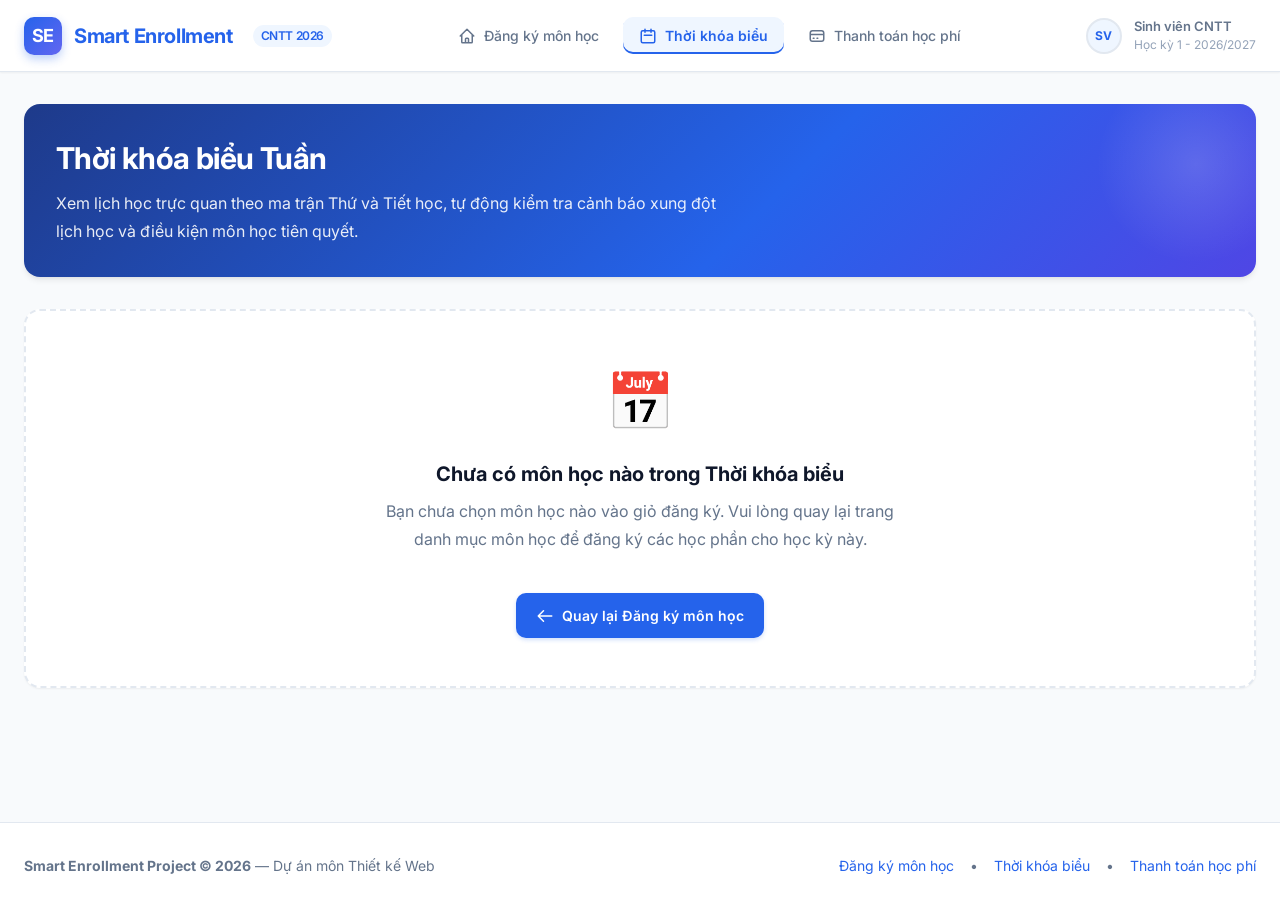
<file: pages/schedule.html>
<!DOCTYPE html>
<html lang="vi">
<head>
  <meta charset="UTF-8">
  <meta name="viewport" content="width=device-width, initial-scale=1.0">
  <title>Smart Enrollment - Thời khóa biểu Tuần</title>

  <!-- Google Fonts Preconnect & Inter Font -->
  <link rel="preconnect" href="https://fonts.googleapis.com">
  <link rel="preconnect" href="https://fonts.gstatic.com" crossorigin>
  <link href="https://fonts.googleapis.com/css2?family=Inter:wght@400;500;600;700&family=Fira+Code:wght@500;700&display=swap" rel="stylesheet">

  <!-- Core & Shared Stylesheets -->
  <link rel="stylesheet" href="../css/base.css">
  <link rel="stylesheet" href="../css/subpages.css">

  <!-- Core Scripts with defer -->
  <script defer src="../js/storage.js"></script>
  <script defer src="../js/schedule.js"></script>
</head>
<body>

  <!-- ======================================================================
       HEADER & NAVIGATION
       ====================================================================== -->
  <header class="site-header">
    <div class="header-container">
      <a href="../index.html" class="brand-logo" aria-label="Smart Enrollment Trang chủ">
        <div class="logo-icon">SE</div>
        <span>Smart Enrollment</span>
        <span class="brand-badge">CNTT 2026</span>
      </a>

      <!-- 3 Primary Navigation Links -->
      <nav class="main-nav" aria-label="Điều hướng chính">
        <a href="../index.html" class="nav-link">
          <svg width="18" height="18" fill="none" viewBox="0 0 24 24" stroke="currentColor" stroke-width="2">
            <path stroke-linecap="round" stroke-linejoin="round" d="M3 12l2-2m0 0l7-7 7 7M5 10v10a1 1 0 001 1h3m10-11l2 2m-2-2v10a1 1 0 01-1 1h-3m-6 0a1 1 0 001-1v-4a1 1 0 011-1h2a1 1 0 011 1v4a1 1 0 001 1m-6 0h6"/>
          </svg>
          Đăng ký môn học
        </a>
        <a href="schedule.html" class="nav-link active" aria-current="page">
          <svg width="18" height="18" fill="none" viewBox="0 0 24 24" stroke="currentColor" stroke-width="2">
            <path stroke-linecap="round" stroke-linejoin="round" d="M8 7V3m8 4V3m-9 8h10M5 21h14a2 2 0 002-2V7a2 2 0 00-2-2H5a2 2 0 00-2 2v12a2 2 0 002 2z"/>
          </svg>
          Thời khóa biểu
        </a>
        <a href="checkout.html" class="nav-link">
          <svg width="18" height="18" fill="none" viewBox="0 0 24 24" stroke="currentColor" stroke-width="2">
            <path stroke-linecap="round" stroke-linejoin="round" d="M3 10h18M7 15h1m4 0h1m-7 4h12a3 3 0 003-3V8a3 3 0 00-3-3H6a3 3 0 00-3 3v8a3 3 0 003 3z"/>
          </svg>
          Thanh toán học phí
        </a>
      </nav>

      <div class="header-user-status">
        <div class="user-avatar" title="Sinh viên">SV</div>
        <div class="user-info">
          <div style="font-weight: 600; font-size: 0.8125rem;">Sinh viên CNTT</div>
          <div style="font-size: 0.75rem; color: var(--color-text-light);">Học kỳ 1 - 2026/2027</div>
        </div>
      </div>
    </div>
  </header>

  <!-- ======================================================================
       MAIN CONTENT
       ====================================================================== -->
  <main class="main-wrapper">

    <!-- Page Intro Header Banner -->
    <section class="page-intro-banner">
      <h1 class="page-intro-title">Thời khóa biểu Tuần</h1>
      <p class="page-intro-desc">
        Xem lịch học trực quan theo ma trận Thứ và Tiết học, tự động kiểm tra cảnh báo xung đột lịch học và điều kiện môn học tiên quyết.
      </p>
    </section>

    <!-- Khu vực thông báo rỗng khi giỏ hàng chưa có môn nào -->
    <div id="empty-schedule-state" class="is-hidden">
      <div class="empty-state-card">
        <div class="empty-state-icon">📅</div>
        <h3>Chưa có môn học nào trong Thời khóa biểu</h3>
        <p>Bạn chưa chọn môn học nào vào giỏ đăng ký. Vui lòng quay lại trang danh mục môn học để đăng ký các học phần cho học kỳ này.</p>
        <a href="../index.html" class="btn btn-primary" style="margin-top: var(--spacing-4);">
          <svg width="18" height="18" fill="none" viewBox="0 0 24 24" stroke="currentColor" stroke-width="2">
            <path stroke-linecap="round" stroke-linejoin="round" d="M10 19l-7-7m0 0l7-7m-7 7h18"/>
          </svg>
          Quay lại Đăng ký môn học
        </a>
      </div>
    </div>

    <!-- Khu vực hiển thị khi có dữ liệu thời khóa biểu -->
    <div id="schedule-content-container">

      <!-- Top Actions Bar -->
      <div class="schedule-actions-bar">
        <div class="schedule-summary-info">
          <span class="schedule-stat-item">
            Tổng số môn: <strong id="stat-total-courses">0</strong>
          </span>
          <span class="schedule-stat-divider">&bull;</span>
          <span class="schedule-stat-item">
            Tổng số tín chỉ: <strong id="stat-total-credits">0</strong> TC
          </span>
        </div>

        <div class="schedule-buttons-group">
          <a href="../index.html" class="btn btn-secondary-subpage">
            <svg width="16" height="16" fill="none" viewBox="0 0 24 24" stroke="currentColor" stroke-width="2">
              <path stroke-linecap="round" stroke-linejoin="round" d="M12 4v16m8-8H4"/>
            </svg>
            Thêm môn khác
          </a>
          <button type="button" id="btn-print-schedule" class="btn btn-primary">
            <svg width="16" height="16" fill="none" viewBox="0 0 24 24" stroke="currentColor" stroke-width="2">
              <path stroke-linecap="round" stroke-linejoin="round" d="M17 17h2a2 2 0 002-2v-4a2 2 0 00-2-2H5a2 2 0 00-2 2v4a2 2 0 002 2h2m2 4h6a2 2 0 002-2v-4a2 2 0 00-2-2H9a2 2 0 00-2 2v4a2 2 0 002 2zm8-12V5a2 2 0 00-2-2H9a2 2 0 00-2 2v4h10z"/>
            </svg>
            In thời khóa biểu
          </button>
          <a href="checkout.html" class="btn btn-accent-subpage">
            Thanh toán học phí &rarr;
          </a>
        </div>
      </div>

      <!-- Khu vực Cảnh báo Xung đột Lịch học -->
      <div id="conflict-alerts-container" class="is-hidden" role="alert"></div>

      <!-- Khu vực Cảnh báo Môn tiên quyết -->
      <div id="prereq-alerts-container" class="is-hidden" role="alert"></div>

      <!-- Khung Ma trận Thời khóa biểu Tuần (Thứ 2 đến Thứ 7) -->
      <div class="timetable-card">
        <div class="timetable-card-header">
          <h2 class="timetable-title">
            <svg width="20" height="20" fill="none" viewBox="0 0 24 24" stroke="currentColor" stroke-width="2" style="color: var(--color-primary);">
              <path stroke-linecap="round" stroke-linejoin="round" d="M8 7V3m8 4V3m-9 8h10M5 21h14a2 2 0 002-2V7a2 2 0 00-2-2H5a2 2 0 00-2 2v12a2 2 0 002 2z"/>
            </svg>
            Lưới Lịch học Theo Tuần (Học kỳ 1)
          </h2>
          <div class="timetable-legend">
            <span class="legend-item"><span class="legend-dot normal"></span> Môn hợp lệ</span>
            <span class="legend-item"><span class="legend-dot conflict"></span> Trùng ca học</span>
          </div>
        </div>

        <div class="timetable-wrapper">
          <table class="timetable-grid" id="timetable-table">
            <thead>
              <tr>
                <th class="time-col-header">Tiết / Buổi</th>
                <th scope="col">Thứ Hai</th>
                <th scope="col">Thứ Ba</th>
                <th scope="col">Thứ Tư</th>
                <th scope="col">Thứ Năm</th>
                <th scope="col">Thứ Sáu</th>
                <th scope="col">Thứ Bảy</th>
              </tr>
            </thead>
            <tbody id="timetable-body">
              <!-- Các dòng tiết học từ Tiết 1 đến Tiết 10 được tạo tự động bởi js/schedule.js -->
            </tbody>
          </table>
        </div>
      </div>

      <!-- Danh sách tóm tắt chi tiết các môn học trong TKB -->
      <div class="card-panel" style="margin-top: var(--spacing-6);">
        <div class="panel-header">
          <h3 class="panel-title">
            <svg width="20" height="20" fill="none" viewBox="0 0 24 24" stroke="currentColor" stroke-width="2" style="color: var(--color-primary);">
              <path stroke-linecap="round" stroke-linejoin="round" d="M9 5H7a2 2 0 00-2 2v12a2 2 0 002 2h10a2 2 0 002-2V7a2 2 0 00-2-2h-2M9 5a2 2 0 002 2h2a2 2 0 002-2M9 5a2 2 0 012-2h2a2 2 0 012 2"/>
            </svg>
            Bảng Kê Chi tiết Học phần Đã Đăng ký
          </h3>
          <span class="panel-subtitle">Học kỳ 1 - Năm học 2026/2027</span>
        </div>

        <div class="table-responsive">
          <table id="schedule-courses-detail-table">
            <thead>
              <tr>
                <th>Mã môn</th>
                <th>Tên môn học</th>
                <th style="text-align: center;">Tín chỉ</th>
                <th>Môn tiên quyết</th>
                <th>Lịch học</th>
                <th>Địa điểm</th>
                <th>Trạng thái</th>
              </tr>
            </thead>
            <tbody id="schedule-courses-detail-body">
              <!-- Render động bởi js/schedule.js -->
            </tbody>
          </table>
        </div>
      </div>

    </div>

  </main>

  <!-- ======================================================================
       FOOTER
       ====================================================================== -->
  <footer class="site-footer">
    <div class="footer-container">
      <div>
        <strong>Smart Enrollment Project &copy; 2026</strong> &mdash; Dự án môn Thiết kế Web
      </div>
      <div class="footer-links">
        <a href="../index.html">Đăng ký môn học</a>
        <span>&bull;</span>
        <a href="schedule.html">Thời khóa biểu</a>
        <span>&bull;</span>
        <a href="checkout.html">Thanh toán học phí</a>
      </div>
    </div>
  </footer>

</body>
</html>
</file>
<file: css/base.css>
/* ==========================================================================
   SMART ENROLLMENT - BASE STYLESHEET (css/base.css)
   Hệ thống Đăng ký Môn học Thông minh
   Thành viên phụ trách: Đinh Hữu Phước (nhánh feature/Phuoc)
   ========================================================================== */

/* --------------------------------------------------------------------------
   1. CSS VARIABLES & DESIGN TOKENS
   -------------------------------------------------------------------------- */
:root {
  /* Brand & Theme Colors */
  --color-primary: #2563eb;
  --color-primary-hover: #1d4ed8;
  --color-primary-light: #eff6ff;
  --color-secondary: #0ea5e9;
  --color-secondary-hover: #0284c7;
  --color-accent: #6366f1;

  /* Status & Notification Colors */
  --color-success: #10b981;
  --color-success-light: #ecfdf5;
  --color-warning: #f59e0b;
  --color-warning-light: #fffbeb;
  --color-danger: #ef4444;
  --color-danger-hover: #dc2626;
  --color-danger-light: #fef2f2;
  --color-info: #3b82f6;

  /* Neutral & Grayscale */
  --color-bg: #f8fafc;
  --color-surface: #ffffff;
  --color-surface-muted: #f1f5f9;
  --color-border: #e2e8f0;
  --color-border-hover: #cbd5e1;

  /* Typography Colors */
  --color-text-main: #0f172a;
  --color-text-muted: #64748b;
  --color-text-light: #94a3b8;
  --color-text-white: #ffffff;

  /* Typography */
  --font-family-sans: 'Inter', system-ui, -apple-system, BlinkMacSystemFont, "Segoe UI", Roboto, "Helvetica Neue", Arial, sans-serif;
  --font-family-mono: "Fira Code", monospace;

  --font-size-xs: 0.75rem;    /* 12px */
  --font-size-sm: 0.875rem;   /* 14px */
  --font-size-base: 1rem;     /* 16px */
  --font-size-lg: 1.125rem;   /* 18px */
  --font-size-xl: 1.25rem;    /* 20px */
  --font-size-2xl: 1.5rem;    /* 24px */
  --font-size-3xl: 1.875rem;  /* 30px */

  --font-weight-normal: 400;
  --font-weight-medium: 500;
  --font-weight-semibold: 600;
  --font-weight-bold: 700;

  --line-height-tight: 1.25;
  --line-height-normal: 1.5;
  --line-height-relaxed: 1.75;

  /* Spacing */
  --spacing-1: 0.25rem;  /* 4px */
  --spacing-2: 0.5rem;   /* 8px */
  --spacing-3: 0.75rem;  /* 12px */
  --spacing-4: 1rem;     /* 16px */
  --spacing-5: 1.25rem;  /* 20px */
  --spacing-6: 1.5rem;   /* 24px */
  --spacing-8: 2rem;     /* 32px */
  --spacing-10: 2.5rem;  /* 40px */
  --spacing-12: 3rem;    /* 48px */

  /* Borders & Radii */
  --radius-sm: 6px;
  --radius-md: 10px;
  --radius-lg: 16px;
  --radius-full: 9999px;

  /* Shadows */
  --shadow-sm: 0 1px 2px 0 rgba(0, 0, 0, 0.05);
  --shadow-md: 0 4px 6px -1px rgba(0, 0, 0, 0.08), 0 2px 4px -2px rgba(0, 0, 0, 0.06);
  --shadow-lg: 0 10px 15px -3px rgba(0, 0, 0, 0.08), 0 4px 6px -4px rgba(0, 0, 0, 0.04);
  --shadow-xl: 0 20px 25px -5px rgba(0, 0, 0, 0.1), 0 8px 10px -6px rgba(0, 0, 0, 0.05);

  /* Transitions */
  --transition-fast: 150ms cubic-bezier(0.4, 0, 0.2, 1);
  --transition-normal: 250ms cubic-bezier(0.4, 0, 0.2, 1);
  --transition-slow: 350ms cubic-bezier(0.4, 0, 0.2, 1);

  /* Layout */
  --max-width-content: 1320px;
  --header-height: 72px;
}

/* --------------------------------------------------------------------------
   2. CSS RESET & GLOBAL BASICS
   -------------------------------------------------------------------------- */
*,
*::before,
*::after {
  box-sizing: border-box;
  margin: 0;
  padding: 0;
}

html {
  font-size: 16px;
  scroll-behavior: smooth;
  -webkit-font-smoothing: antialiased;
  -moz-osx-font-smoothing: grayscale;
}

body {
  font-family: var(--font-family-sans);
  background-color: var(--color-bg);
  color: var(--color-text-main);
  line-height: var(--line-height-normal);
  min-height: 100vh;
  display: flex;
  flex-direction: column;
}

img,
svg,
video {
  display: block;
  max-width: 100%;
  height: auto;
}

input,
button,
textarea,
select {
  font: inherit;
  color: inherit;
}

button {
  cursor: pointer;
  border: none;
  background: none;
}

a {
  color: var(--color-primary);
  text-decoration: none;
  transition: color var(--transition-fast);
}

a:hover {
  color: var(--color-primary-hover);
}

ul, ol {
  list-style: none;
}

/* --------------------------------------------------------------------------
   3. HEADER & NAVIGATION BAR
   -------------------------------------------------------------------------- */
.site-header {
  position: sticky;
  top: 0;
  z-index: 100;
  height: var(--header-height);
  background-color: var(--color-surface);
  border-bottom: 1px solid var(--color-border);
  box-shadow: var(--shadow-sm);
  display: flex;
  align-items: center;
}

.header-container {
  width: 100%;
  max-width: var(--max-width-content);
  margin: 0 auto;
  padding: 0 var(--spacing-6);
  display: flex;
  justify-content: space-between;
  align-items: center;
}

.brand-logo {
  display: flex;
  align-items: center;
  gap: var(--spacing-3);
  font-size: var(--font-size-xl);
  font-weight: var(--font-weight-bold);
  color: var(--color-primary);
  letter-spacing: -0.02em;
}

.brand-logo .logo-icon {
  width: 38px;
  height: 38px;
  background: linear-gradient(135deg, var(--color-primary), var(--color-accent));
  color: var(--color-text-white);
  border-radius: var(--radius-md);
  display: flex;
  align-items: center;
  justify-content: center;
  font-size: var(--font-size-lg);
  box-shadow: 0 4px 10px rgba(37, 99, 235, 0.3);
}

.brand-badge {
  font-size: var(--font-size-xs);
  font-weight: var(--font-weight-semibold);
  padding: 2px 8px;
  border-radius: var(--radius-full);
  background-color: var(--color-primary-light);
  color: var(--color-primary);
  margin-left: var(--spacing-2);
}

.main-nav {
  display: flex;
  align-items: center;
  gap: var(--spacing-2);
}

.nav-link {
  display: inline-flex;
  align-items: center;
  gap: var(--spacing-2);
  padding: var(--spacing-2) var(--spacing-4);
  font-weight: var(--font-weight-medium);
  font-size: var(--font-size-sm);
  color: var(--color-text-muted);
  border-radius: var(--radius-md);
  transition: all var(--transition-fast);
}

.nav-link:hover {
  color: var(--color-primary);
  background-color: var(--color-primary-light);
}

.nav-link.active {
  color: var(--color-primary);
  background-color: var(--color-primary-light);
  font-weight: var(--font-weight-semibold);
  box-shadow: inset 0 -2px 0 var(--color-primary);
}

.header-user-status {
  display: flex;
  align-items: center;
  gap: var(--spacing-3);
  font-size: var(--font-size-sm);
  color: var(--color-text-muted);
}

.user-avatar {
  width: 36px;
  height: 36px;
  border-radius: var(--radius-full);
  background-color: var(--color-primary-light);
  color: var(--color-primary);
  display: flex;
  align-items: center;
  justify-content: center;
  font-weight: var(--font-weight-bold);
  font-size: var(--font-size-xs);
  border: 2px solid var(--color-border);
}

/* --------------------------------------------------------------------------
   4. LAYOUT CHUNG 2 CỘT (TWO-COLUMN MAIN LAYOUT)
   -------------------------------------------------------------------------- */
.main-wrapper {
  flex: 1;
  max-width: var(--max-width-content);
  width: 100%;
  margin: 0 auto;
  padding: var(--spacing-8) var(--spacing-6);
}

/* Page Intro Header Banner */
.page-intro-banner {
  background: linear-gradient(135deg, #1e3a8a, #2563eb 60%, #4f46e5);
  border-radius: var(--radius-lg);
  padding: var(--spacing-8);
  color: var(--color-text-white);
  margin-bottom: var(--spacing-8);
  box-shadow: var(--shadow-md);
  position: relative;
  overflow: hidden;
}

.page-intro-banner::after {
  content: "";
  position: absolute;
  top: -40px;
  right: -40px;
  width: 200px;
  height: 200px;
  background: radial-gradient(circle, rgba(255,255,255,0.15) 0%, rgba(255,255,255,0) 70%);
  border-radius: 50%;
}

.page-intro-title {
  font-size: var(--font-size-3xl);
  font-weight: var(--font-weight-bold);
  letter-spacing: -0.02em;
  margin-bottom: var(--spacing-2);
}

.page-intro-desc {
  font-size: var(--font-size-base);
  opacity: 0.9;
  max-width: 680px;
  line-height: var(--line-height-relaxed);
}

/* 2-Column Grid Container */
.layout-two-column {
  display: grid;
  grid-template-columns: 1fr 390px;
  gap: var(--spacing-8);
  align-items: start;
}

.content-column {
  min-width: 0;
}

.sidebar-column {
  position: sticky;
  top: calc(var(--header-height) + var(--spacing-6));
}

/* --------------------------------------------------------------------------
   5. COMMON CARDS, PANELS & SURFACES
   -------------------------------------------------------------------------- */
.card-panel {
  background-color: var(--color-surface);
  border-radius: var(--radius-lg);
  border: 1px solid var(--color-border);
  box-shadow: var(--shadow-sm);
  padding: var(--spacing-6);
  margin-bottom: var(--spacing-6);
  transition: box-shadow var(--transition-normal);
}

.card-panel:hover {
  box-shadow: var(--shadow-md);
}

.panel-header {
  display: flex;
  justify-content: space-between;
  align-items: center;
  margin-bottom: var(--spacing-5);
  padding-bottom: var(--spacing-4);
  border-bottom: 1px solid var(--color-border);
}

.panel-title {
  font-size: var(--font-size-lg);
  font-weight: var(--font-weight-bold);
  color: var(--color-text-main);
  display: flex;
  align-items: center;
  gap: var(--spacing-2);
}

.panel-subtitle {
  font-size: var(--font-size-xs);
  color: var(--color-text-muted);
}

/* --------------------------------------------------------------------------
   6. FORMS & INPUT CONTROLS
   -------------------------------------------------------------------------- */
.search-filter-card {
  background-color: var(--color-surface);
  border: 1px solid var(--color-border);
  border-radius: var(--radius-lg);
  padding: var(--spacing-5) var(--spacing-6);
  margin-bottom: var(--spacing-6);
  box-shadow: var(--shadow-sm);
}

.search-filter-grid {
  display: grid;
  grid-template-columns: 1fr auto;
  gap: var(--spacing-4);
  align-items: flex-end;
}

.form-group {
  display: flex;
  flex-direction: column;
  gap: var(--spacing-2);
}

.form-label {
  font-size: var(--font-size-xs);
  font-weight: var(--font-weight-semibold);
  color: var(--color-text-muted);
  text-transform: uppercase;
  letter-spacing: 0.05em;
}

.input-with-icon {
  position: relative;
  display: flex;
  align-items: center;
}

.input-icon {
  position: absolute;
  left: var(--spacing-4);
  color: var(--color-text-light);
  pointer-events: none;
  display: flex;
  align-items: center;
}

.form-input,
.form-select {
  width: 100%;
  padding: var(--spacing-3) var(--spacing-4);
  font-size: var(--font-size-sm);
  background-color: var(--color-surface);
  border: 1.5px solid var(--color-border);
  border-radius: var(--radius-md);
  color: var(--color-text-main);
  transition: all var(--transition-fast);
}

.form-input:focus,
.form-select:focus {
  outline: none;
  border-color: var(--color-primary);
  box-shadow: 0 0 0 3px rgba(37, 99, 235, 0.15);
}

.input-with-icon .form-input {
  padding-left: 2.75rem;
}

.form-select {
  cursor: pointer;
  min-width: 170px;
}

/* --------------------------------------------------------------------------
   7. BUTTONS
   -------------------------------------------------------------------------- */
.btn {
  display: inline-flex;
  align-items: center;
  justify-content: center;
  gap: var(--spacing-2);
  padding: var(--spacing-3) var(--spacing-5);
  font-size: var(--font-size-sm);
  font-weight: var(--font-weight-semibold);
  border-radius: var(--radius-md);
  transition: all var(--transition-fast);
  white-space: nowrap;
}

.btn-primary {
  background-color: var(--color-primary);
  color: var(--color-text-white);
  box-shadow: 0 2px 4px rgba(37, 99, 235, 0.2);
}

.btn-primary:hover:not(:disabled) {
  background-color: var(--color-primary-hover);
  box-shadow: 0 4px 8px rgba(37, 99, 235, 0.3);
  transform: translateY(-1px);
}

.btn-danger-outline {
  color: var(--color-danger);
  border: 1px solid var(--color-danger);
  background-color: transparent;
}

.btn-danger-outline:hover:not(:disabled) {
  background-color: var(--color-danger-light);
  color: var(--color-danger-hover);
}

.btn-sm {
  padding: var(--spacing-1) var(--spacing-3);
  font-size: var(--font-size-xs);
  border-radius: var(--radius-sm);
}

.btn:disabled {
  opacity: 0.5;
  cursor: not-allowed;
  transform: none !important;
  box-shadow: none !important;
}

/* --------------------------------------------------------------------------
   8. COURSE LIST & COURSE CARD (BASE STYLES)
   -------------------------------------------------------------------------- */
.course-list-container {
  display: flex;
  flex-direction: column;
  gap: var(--spacing-4);
}

.course-card {
  background-color: var(--color-surface);
  border: 1px solid var(--color-border);
  border-radius: var(--radius-lg);
  padding: var(--spacing-5) var(--spacing-6);
  display: flex;
  flex-direction: column;
  gap: var(--spacing-4);
  transition: transform var(--transition-fast), box-shadow var(--transition-fast), border-color var(--transition-fast);
  position: relative;
}

.course-card:hover {
  transform: translateY(-2px);
  box-shadow: var(--shadow-md);
  border-color: var(--color-border-hover);
}

.course-card-top {
  display: flex;
  justify-content: space-between;
  align-items: flex-start;
  gap: var(--spacing-4);
}

.course-id-tag {
  font-family: var(--font-family-mono);
  font-weight: var(--font-weight-bold);
  font-size: var(--font-size-xs);
  color: var(--color-primary);
  background-color: var(--color-primary-light);
  padding: 4px 10px;
  border-radius: var(--radius-sm);
  display: inline-block;
  margin-bottom: var(--spacing-2);
}

.course-title {
  font-size: var(--font-size-lg);
  font-weight: var(--font-weight-bold);
  color: var(--color-text-main);
  line-height: var(--line-height-tight);
}

.course-card-meta {
  display: flex;
  flex-wrap: wrap;
  gap: var(--spacing-4) var(--spacing-6);
  padding: var(--spacing-3) 0;
  border-top: 1px dashed var(--color-border);
  border-bottom: 1px dashed var(--color-border);
  font-size: var(--font-size-sm);
  color: var(--color-text-muted);
}

.meta-item {
  display: inline-flex;
  align-items: center;
  gap: var(--spacing-2);
}

.meta-item strong {
  color: var(--color-text-main);
}

.course-card-footer {
  display: flex;
  justify-content: space-between;
  align-items: center;
  margin-top: var(--spacing-1);
}

.course-fee {
  font-size: var(--font-size-lg);
  font-weight: var(--font-weight-bold);
  color: var(--color-primary);
}

.course-fee-label {
  font-size: var(--font-size-xs);
  color: var(--color-text-light);
  display: block;
}

/* --------------------------------------------------------------------------
   9. EMPTY SEARCH MESSAGE
   -------------------------------------------------------------------------- */
#empty-search-msg {
  background-color: var(--color-surface);
  border: 2px dashed var(--color-border);
  border-radius: var(--radius-lg);
  padding: var(--spacing-12) var(--spacing-6);
  text-align: center;
  color: var(--color-text-muted);
}

#empty-search-msg .empty-icon {
  font-size: 3rem;
  margin-bottom: var(--spacing-3);
  display: block;
}

#empty-search-msg h4 {
  font-size: var(--font-size-lg);
  font-weight: var(--font-weight-semibold);
  color: var(--color-text-main);
  margin-bottom: var(--spacing-2);
}

#empty-search-msg p {
  font-size: var(--font-size-sm);
  max-width: 400px;
  margin: 0 auto;
}

/* Helper hidden class */
.is-hidden {
  display: none !important;
}

/* --------------------------------------------------------------------------
   10. CART, TABLES & SUMMARY IN SIDEBAR
   -------------------------------------------------------------------------- */
.cart-card {
  background-color: var(--color-surface);
  border-radius: var(--radius-lg);
  border: 1px solid var(--color-border);
  box-shadow: var(--shadow-sm);
  padding: var(--spacing-5);
  display: flex;
  flex-direction: column;
  gap: var(--spacing-4);
}

.table-responsive {
  width: 100%;
  overflow-x: auto;
  -webkit-overflow-scrolling: touch;
}

#selected-courses-table {
  width: 100%;
  border-collapse: collapse;
  font-size: var(--font-size-xs);
  text-align: left;
}

#selected-courses-table th {
  padding: var(--spacing-2) var(--spacing-3);
  background-color: var(--color-surface-muted);
  color: var(--color-text-muted);
  font-weight: var(--font-weight-semibold);
  border-bottom: 1px solid var(--color-border);
}

#selected-courses-table td {
  padding: var(--spacing-3);
  border-bottom: 1px solid var(--color-border);
  vertical-align: middle;
}

#selected-courses-table tbody tr:hover {
  background-color: var(--color-surface-muted);
}

.cart-summary-box {
  background-color: var(--color-surface-muted);
  border-radius: var(--radius-md);
  padding: var(--spacing-4);
  display: flex;
  flex-direction: column;
  gap: var(--spacing-3);
}

.credit-info-row {
  display: flex;
  justify-content: space-between;
  align-items: center;
  font-size: var(--font-size-sm);
}

.credit-number {
  font-size: var(--font-size-xl);
  font-weight: var(--font-weight-bold);
  color: var(--color-primary);
}

/* Credit Progress Bar */
.credit-progress-wrapper {
  display: flex;
  flex-direction: column;
  gap: var(--spacing-1);
}

.progress-track {
  width: 100%;
  height: 10px;
  background-color: var(--color-border);
  border-radius: var(--radius-full);
  overflow: hidden;
}

#credit-progress {
  height: 100%;
  width: 0%;
  background: linear-gradient(90deg, var(--color-primary), var(--color-secondary));
  border-radius: var(--radius-full);
  transition: width var(--transition-normal), background-color var(--transition-normal);
}

.credit-status-badge {
  font-size: var(--font-size-xs);
  font-weight: var(--font-weight-medium);
  padding: 3px 8px;
  border-radius: var(--radius-full);
  display: inline-block;
  text-align: center;
}

.cart-actions {
  display: flex;
  gap: var(--spacing-3);
  margin-top: var(--spacing-2);
}

.cart-actions .btn {
  flex: 1;
}

/* --------------------------------------------------------------------------
   11. TOAST NOTIFICATION CONTAINER
   -------------------------------------------------------------------------- */
#toast-container {
  position: fixed;
  bottom: var(--spacing-6);
  right: var(--spacing-6);
  z-index: 9999;
  display: flex;
  flex-direction: column;
  gap: var(--spacing-3);
  pointer-events: none;
}

.toast {
  pointer-events: auto;
  min-width: 280px;
  max-width: 380px;
  padding: var(--spacing-3) var(--spacing-4);
  border-radius: var(--radius-md);
  background-color: var(--color-surface);
  border: 1px solid var(--color-border);
  box-shadow: var(--shadow-lg);
  font-size: var(--font-size-sm);
  display: flex;
  align-items: center;
  gap: var(--spacing-3);
  animation: slideInRight 0.3s ease-out forwards;
}

@keyframes slideInRight {
  from {
    opacity: 0;
    transform: translateX(100%);
  }
  to {
    opacity: 1;
    transform: translateX(0);
  }
}

/* --------------------------------------------------------------------------
   12. FOOTER
   -------------------------------------------------------------------------- */
.site-footer {
  margin-top: auto;
  background-color: var(--color-surface);
  border-top: 1px solid var(--color-border);
  padding: var(--spacing-8) 0 var(--spacing-6);
  font-size: var(--font-size-sm);
  color: var(--color-text-muted);
}

.footer-container {
  max-width: var(--max-width-content);
  margin: 0 auto;
  padding: 0 var(--spacing-6);
  display: flex;
  justify-content: space-between;
  align-items: center;
  flex-wrap: wrap;
  gap: var(--spacing-4);
}

.footer-links {
  display: flex;
  gap: var(--spacing-4);
}

/* --------------------------------------------------------------------------
   13. RESPONSIVE DESIGN (MEDIA QUERIES)
   -------------------------------------------------------------------------- */
@media (max-width: 1024px) {
  .layout-two-column {
    grid-template-columns: 1fr;
  }

  .sidebar-column {
    position: static;
  }
}

@media (max-width: 768px) {
  .header-container {
    padding: 0 var(--spacing-4);
  }

  .main-nav {
    gap: var(--spacing-1);
  }

  .nav-link {
    padding: var(--spacing-2) var(--spacing-2);
    font-size: var(--font-size-xs);
  }

  .search-filter-grid {
    grid-template-columns: 1fr;
  }

  .main-wrapper {
    padding: var(--spacing-4);
  }

  .page-intro-banner {
    padding: var(--spacing-6) var(--spacing-4);
  }

  .page-intro-title {
    font-size: var(--font-size-2xl);
  }

  .course-card-top {
    flex-direction: column;
  }

  .course-card-footer {
    flex-direction: column;
    align-items: stretch;
    gap: var(--spacing-3);
  }

  .course-card-footer .btn {
    width: 100%;
  }

  #toast-container {
    left: var(--spacing-4);
    right: var(--spacing-4);
    bottom: var(--spacing-4);
  }
}
</file>
<file: css/subpages.css>
/* ==========================================================================
   SMART ENROLLMENT - SUBPAGES STYLESHEET (css/subpages.css)
   Trang Thời khóa biểu (schedule.html) & Trang Thanh toán học phí (checkout.html)
   Thành viên phụ trách: Nguyễn Thành Phát (nhánh feature/Phat)
   ========================================================================== */

/* --------------------------------------------------------------------------
   1. EMPTY STATES (DÙNG CHUNG CHO CẢ 2 TRANG KHI GIỎ HÀNG TRỐNG)
   -------------------------------------------------------------------------- */
.empty-state-card {
  background-color: var(--color-surface);
  border: 2px dashed var(--color-border);
  border-radius: var(--radius-lg);
  padding: var(--spacing-12) var(--spacing-6);
  text-align: center;
  margin: var(--spacing-6) 0;
  box-shadow: var(--shadow-sm);
}

.empty-state-icon {
  font-size: 3.5rem;
  margin-bottom: var(--spacing-4);
  display: inline-block;
  animation: floatIcon 3s ease-in-out infinite;
}

@keyframes floatIcon {
  0%, 100% {
    transform: translateY(0);
  }
  50% {
    transform: translateY(-8px);
  }
}

.empty-state-card h3 {
  font-size: var(--font-size-xl);
  font-weight: var(--font-weight-bold);
  color: var(--color-text-main);
  margin-bottom: var(--spacing-2);
}

.empty-state-card p {
  font-size: var(--font-size-base);
  color: var(--color-text-muted);
  max-width: 520px;
  margin: 0 auto var(--spacing-6);
  line-height: var(--line-height-relaxed);
}

/* --------------------------------------------------------------------------
   2. TRANG THỜI KHÓA BIỂU (schedule.html)
   -------------------------------------------------------------------------- */
/* Thanh công cụ và thống kê trên cùng */
.schedule-actions-bar {
  display: flex;
  justify-content: space-between;
  align-items: center;
  flex-wrap: wrap;
  gap: var(--spacing-4);
  background-color: var(--color-surface);
  border: 1px solid var(--color-border);
  border-radius: var(--radius-lg);
  padding: var(--spacing-4) var(--spacing-6);
  margin-bottom: var(--spacing-6);
  box-shadow: var(--shadow-sm);
}

.schedule-summary-info {
  display: flex;
  align-items: center;
  gap: var(--spacing-3);
  font-size: var(--font-size-sm);
  color: var(--color-text-muted);
}

.schedule-summary-info strong {
  color: var(--color-primary);
  font-size: var(--font-size-base);
}

.schedule-stat-divider {
  color: var(--color-border);
}

.schedule-buttons-group {
  display: flex;
  align-items: center;
  gap: var(--spacing-3);
  flex-wrap: wrap;
}

.btn-secondary-subpage {
  background-color: var(--color-surface-muted);
  color: var(--color-text-main);
  border: 1px solid var(--color-border);
}

.btn-secondary-subpage:hover {
  background-color: #e2e8f0;
  color: var(--color-text-main);
}

.btn-accent-subpage {
  background-color: var(--color-accent);
  color: var(--color-text-white);
}

.btn-accent-subpage:hover {
  background-color: #4f46e5;
  color: var(--color-text-white);
}

.btn-outline {
  border: 1px solid var(--color-border);
  background-color: transparent;
  color: var(--color-text-main);
}

.btn-outline:hover {
  background-color: var(--color-surface-muted);
  border-color: var(--color-border-hover);
}

/* KHU VỰC CẢNH BÁO XUNG ĐỘT VÀ TIÊN QUYẾT */
.alert-banner {
  border-radius: var(--radius-md);
  padding: var(--spacing-4) var(--spacing-5);
  margin-bottom: var(--spacing-5);
  display: flex;
  align-items: flex-start;
  gap: var(--spacing-4);
  box-shadow: var(--shadow-sm);
  animation: slideInDown 0.3s ease-out;
}

@keyframes slideInDown {
  from {
    opacity: 0;
    transform: translateY(-10px);
  }
  to {
    opacity: 1;
    transform: translateY(0);
  }
}

.alert-danger-banner {
  background-color: #fef2f2;
  border: 1.5px solid #f87171;
  color: #991b1b;
}

.alert-warning-banner {
  background-color: #fffbeb;
  border: 1.5px solid #fbbf24;
  color: #92400e;
}

.alert-banner-icon {
  font-size: 1.5rem;
  line-height: 1;
  flex-shrink: 0;
}

.alert-banner-content {
  flex: 1;
}

.alert-banner-title {
  font-weight: var(--font-weight-bold);
  font-size: var(--font-size-sm);
  margin-bottom: 4px;
}

.alert-banner-desc {
  font-size: 0.8125rem;
  line-height: 1.5;
}

.alert-banner-desc ul {
  margin-top: 6px;
  padding-left: 20px;
  list-style: disc;
}

/* Khung Bảng Ma trận Thời khóa biểu Tuần */
.timetable-card {
  background-color: var(--color-surface);
  border: 1px solid var(--color-border);
  border-radius: var(--radius-lg);
  box-shadow: var(--shadow-sm);
  overflow: hidden;
  margin-bottom: var(--spacing-6);
}

.timetable-card-header {
  display: flex;
  justify-content: space-between;
  align-items: center;
  padding: var(--spacing-4) var(--spacing-6);
  border-bottom: 1px solid var(--color-border);
  background-color: var(--color-surface);
  flex-wrap: wrap;
  gap: var(--spacing-3);
}

.timetable-title {
  font-size: var(--font-size-base);
  font-weight: var(--font-weight-bold);
  display: flex;
  align-items: center;
  gap: var(--spacing-2);
}

.timetable-legend {
  display: flex;
  align-items: center;
  gap: var(--spacing-4);
  font-size: var(--font-size-xs);
  color: var(--color-text-muted);
}

.legend-item {
  display: flex;
  align-items: center;
  gap: 6px;
}

.legend-dot {
  width: 12px;
  height: 12px;
  border-radius: 3px;
  display: inline-block;
}

.legend-dot.normal {
  background-color: #eff6ff;
  border: 1px solid #3b82f6;
}

.legend-dot.conflict {
  background-color: #fef2f2;
  border: 1px solid #ef4444;
}

/* Lưới Bảng Thời Khóa Biểu */
.timetable-wrapper {
  width: 100%;
  overflow-x: auto;
  -webkit-overflow-scrolling: touch;
}

.timetable-grid {
  width: 100%;
  min-width: 800px;
  border-collapse: collapse;
  text-align: center;
  font-size: var(--font-size-xs);
}

.timetable-grid th {
  background-color: var(--color-surface-muted);
  color: var(--color-text-main);
  font-weight: var(--font-weight-semibold);
  padding: 12px 8px;
  border: 1px solid var(--color-border);
  text-transform: uppercase;
  letter-spacing: 0.03em;
  font-size: 0.75rem;
}

.timetable-grid th.time-col-header {
  width: 110px;
  background-color: #f8fafc;
}

.timetable-grid td {
  border: 1px solid var(--color-border);
  height: 52px;
  padding: 4px;
  vertical-align: middle;
  background-color: var(--color-surface);
  position: relative;
  transition: background-color var(--transition-fast);
}

.timetable-grid td.period-label-cell {
  background-color: #f8fafc;
  font-weight: var(--font-weight-semibold);
  color: var(--color-text-muted);
  font-family: var(--font-family-mono);
  font-size: 0.6875rem;
  line-height: 1.3;
  width: 110px;
}

/* Khối học phần hiển thị trong ô lịch */
.timetable-course-chip {
  background: linear-gradient(135deg, #eff6ff 0%, #dbeafe 100%);
  border: 1.5px solid #93c5fd;
  border-radius: var(--radius-sm);
  padding: 6px 8px;
  text-align: left;
  box-shadow: 0 1px 3px rgba(37, 99, 235, 0.08);
  transition: transform var(--transition-fast), box-shadow var(--transition-fast);
  cursor: default;
}

.timetable-course-chip:hover {
  transform: scale(1.02);
  box-shadow: 0 4px 8px rgba(37, 99, 235, 0.15);
  z-index: 2;
}

.chip-code {
  font-family: var(--font-family-mono);
  font-weight: var(--font-weight-bold);
  font-size: 0.6875rem;
  color: #1d4ed8;
  display: block;
}

.chip-name {
  font-weight: var(--font-weight-semibold);
  color: var(--color-text-main);
  font-size: 0.75rem;
  line-height: 1.25;
  margin: 2px 0;
  display: -webkit-box;
  -webkit-line-clamp: 2;
  -webkit-box-orient: vertical;
  overflow: hidden;
}

.chip-meta {
  font-size: 0.6875rem;
  color: var(--color-text-muted);
  display: flex;
  align-items: center;
  gap: 4px;
}

/* Khi có xung đột trùng ca học -> Tô đỏ cảnh báo */
.timetable-course-chip.is-conflict {
  background: linear-gradient(135deg, #fef2f2 0%, #fee2e2 100%) !important;
  border: 2px solid #ef4444 !important;
  box-shadow: 0 0 10px rgba(239, 68, 68, 0.35) !important;
  animation: pulseConflict 1.5s infinite;
}

.timetable-course-chip.is-conflict .chip-code {
  color: #b91c1c !important;
}

.timetable-course-chip.is-conflict .chip-name {
  color: #7f1d1d !important;
}

.conflict-tag-badge {
  display: inline-block;
  background-color: #ef4444;
  color: white;
  font-size: 0.625rem;
  font-weight: var(--font-weight-bold);
  padding: 1px 4px;
  border-radius: 3px;
  text-transform: uppercase;
  margin-top: 2px;
}

@keyframes pulseConflict {
  0%, 100% {
    box-shadow: 0 0 6px rgba(239, 68, 68, 0.4);
  }
  50% {
    box-shadow: 0 0 14px rgba(239, 68, 68, 0.7);
  }
}

/* Bảng Kê Chi tiết Môn học trong TKB */
#schedule-courses-detail-table {
  width: 100%;
  border-collapse: collapse;
  font-size: var(--font-size-sm);
}

#schedule-courses-detail-table th {
  background-color: var(--color-surface-muted);
  color: var(--color-text-muted);
  font-weight: var(--font-weight-semibold);
  font-size: var(--font-size-xs);
  text-transform: uppercase;
  padding: 10px 14px;
  border-bottom: 1.5px solid var(--color-border);
  text-align: left;
}

#schedule-courses-detail-table td {
  padding: 12px 14px;
  border-bottom: 1px solid var(--color-border);
  vertical-align: middle;
}

#schedule-courses-detail-table tbody tr:hover {
  background-color: var(--color-surface-muted);
}

/* --------------------------------------------------------------------------
   3. TRANG THANH TOÁN HỌC PHÍ (checkout.html)
   -------------------------------------------------------------------------- */
.checkout-layout-grid {
  display: grid;
  grid-template-columns: 1fr 390px;
  gap: var(--spacing-8);
  align-items: start;
}

.checkout-main-col {
  min-width: 0;
}

.checkout-sidebar-col {
  position: sticky;
  top: calc(var(--header-height) + var(--spacing-6));
}

/* Thẻ Thông tin Sinh viên */
.student-info-grid {
  display: grid;
  grid-template-columns: repeat(auto-fit, minmax(200px, 1fr));
  gap: var(--spacing-4);
  padding: var(--spacing-2) 0;
}

.student-info-item {
  display: flex;
  flex-direction: column;
  gap: 2px;
}

.info-label {
  font-size: var(--font-size-xs);
  color: var(--color-text-light);
  text-transform: uppercase;
  letter-spacing: 0.04em;
}

.info-value {
  font-size: var(--font-size-sm);
  color: var(--color-text-main);
  font-weight: var(--font-weight-semibold);
}

/* Bảng Chi tiết Hóa đơn học phí */
#checkout-courses-table {
  width: 100%;
  border-collapse: collapse;
  font-size: var(--font-size-sm);
}

#checkout-courses-table th {
  background-color: var(--color-surface-muted);
  color: var(--color-text-muted);
  font-weight: var(--font-weight-semibold);
  font-size: var(--font-size-xs);
  text-transform: uppercase;
  padding: 10px 14px;
  border-bottom: 1.5px solid var(--color-border);
  text-align: left;
}

#checkout-courses-table td {
  padding: 12px 14px;
  border-bottom: 1px solid var(--color-border);
  vertical-align: middle;
}

.bill-total-row td {
  background-color: #f8fafc;
  padding: 14px !important;
  border-top: 2px solid var(--color-border);
  border-bottom: none !important;
}

.bill-notice-box {
  background-color: var(--color-primary-light);
  border: 1px solid #bfdbfe;
  border-radius: var(--radius-md);
  padding: 12px 16px;
  margin-top: var(--spacing-5);
  font-size: 0.8125rem;
  color: #1e40af;
  display: flex;
  align-items: center;
  gap: var(--spacing-3);
  line-height: 1.5;
}

/* Khối Phương thức thanh toán & Mã QR */
.payment-card {
  background-color: var(--color-surface);
  border: 1px solid var(--color-border);
  border-radius: var(--radius-lg);
  padding: var(--spacing-6);
  box-shadow: var(--shadow-sm);
  display: flex;
  flex-direction: column;
  gap: var(--spacing-4);
}

.payment-method-selector {
  display: flex;
  flex-direction: column;
  gap: var(--spacing-3);
}

.payment-method-option {
  display: flex;
  align-items: center;
  gap: var(--spacing-3);
  padding: 12px 14px;
  border: 1.5px solid var(--color-border);
  border-radius: var(--radius-md);
  cursor: pointer;
  transition: all var(--transition-fast);
  background-color: var(--color-surface);
}

.payment-method-option:hover {
  border-color: var(--color-primary);
  background-color: var(--color-primary-light);
}

.payment-method-option.active {
  border-color: var(--color-primary);
  background-color: #eff6ff;
  box-shadow: 0 0 0 1px var(--color-primary);
}

.payment-method-body {
  flex: 1;
}

.method-title {
  font-size: var(--font-size-sm);
  font-weight: var(--font-weight-semibold);
  color: var(--color-text-main);
}

.method-desc {
  font-size: 0.6875rem;
  color: var(--color-text-muted);
}

.method-badge {
  font-size: 0.625rem;
  font-weight: var(--font-weight-bold);
  padding: 2px 6px;
  border-radius: var(--radius-full);
  background-color: #ecfdf5;
  color: #059669;
  text-transform: uppercase;
}

/* Khung Mã QR Thanh toán */
.qr-payment-box {
  background: linear-gradient(180deg, #f8fafc 0%, #ffffff 100%);
  border: 1.5px solid var(--color-border);
  border-radius: var(--radius-lg);
  padding: var(--spacing-5);
  text-align: center;
  box-shadow: inset 0 1px 2px rgba(0, 0, 0, 0.03);
}

.qr-box-header {
  display: flex;
  justify-content: space-between;
  align-items: center;
  margin-bottom: var(--spacing-3);
  font-size: 0.6875rem;
}

.qr-tag {
  font-weight: var(--font-weight-bold);
  background-color: #1e3a8a;
  color: white;
  padding: 2px 8px;
  border-radius: 4px;
  letter-spacing: 0.05em;
}

.qr-live-dot {
  color: #059669;
  font-weight: var(--font-weight-semibold);
}

.qr-image-wrapper {
  position: relative;
  display: inline-block;
  padding: 10px;
  background-color: white;
  border: 1px solid var(--color-border);
  border-radius: var(--radius-md);
  box-shadow: var(--shadow-sm);
  margin-bottom: var(--spacing-4);
}

#qr-code-img {
  display: block;
  border-radius: 4px;
}

.qr-spinner {
  position: absolute;
  inset: 0;
  display: flex;
  align-items: center;
  justify-content: center;
  background-color: rgba(255, 255, 255, 0.9);
  font-size: 0.75rem;
  color: var(--color-primary);
  font-weight: var(--font-weight-semibold);
}

.qr-bank-details {
  text-align: left;
  border-top: 1px dashed var(--color-border);
  padding-top: var(--spacing-3);
  display: flex;
  flex-direction: column;
  gap: 6px;
  font-size: 0.75rem;
}

.bank-row {
  display: flex;
  justify-content: space-between;
  align-items: center;
  gap: var(--spacing-2);
}

.bank-row span {
  color: var(--color-text-muted);
}

.bank-row strong {
  color: var(--color-text-main);
  text-align: right;
}

.payment-actions {
  display: flex;
  flex-direction: column;
  gap: var(--spacing-3);
  margin-top: var(--spacing-2);
}

.btn-pay-now {
  width: 100%;
  padding: 12px;
  font-size: var(--font-size-base);
  box-shadow: 0 4px 12px rgba(37, 99, 235, 0.3);
}

.payment-links-row {
  display: flex;
  gap: var(--spacing-2);
}

.payment-links-row .btn {
  flex: 1;
  font-size: var(--font-size-xs);
  text-align: center;
}

/* --------------------------------------------------------------------------
   4. MODAL XÁC NHẬN THANH TOÁN THÀNH CÔNG
   -------------------------------------------------------------------------- */
.modal-overlay {
  position: fixed;
  inset: 0;
  z-index: 99999;
  background-color: rgba(15, 23, 42, 0.6);
  backdrop-filter: blur(4px);
  display: flex;
  align-items: center;
  justify-content: center;
  padding: var(--spacing-4);
  animation: modalFadeIn 0.25s ease-out;
}

@keyframes modalFadeIn {
  from {
    opacity: 0;
  }
  to {
    opacity: 1;
  }
}

.modal-card {
  background-color: var(--color-surface);
  border-radius: var(--radius-lg);
  box-shadow: var(--shadow-xl);
  max-width: 480px;
  width: 100%;
  padding: var(--spacing-8) var(--spacing-6);
  text-align: center;
  animation: modalScaleUp 0.3s cubic-bezier(0.16, 1, 0.3, 1);
}

@keyframes modalScaleUp {
  from {
    opacity: 0;
    transform: scale(0.92);
  }
  to {
    opacity: 1;
    transform: scale(1);
  }
}

/* Animated Checkmark SVG */
.modal-icon-wrapper {
  width: 72px;
  height: 72px;
  margin: 0 auto var(--spacing-4);
}

.checkmark-svg {
  width: 72px;
  height: 72px;
  border-radius: 50%;
  display: block;
  stroke-width: 3;
  stroke: #10b981;
  stroke-miterlimit: 10;
  box-shadow: inset 0 0 0 #10b981;
  animation: fillCircle 0.4s ease-in-out 0.4s forwards, scaleCircle 0.3s ease-in-out 0.9s both;
}

.checkmark-circle {
  stroke-dasharray: 166;
  stroke-dashoffset: 166;
  stroke-width: 3;
  stroke-miterlimit: 10;
  stroke: #10b981;
  fill: none;
  animation: strokeCircle 0.6s cubic-bezier(0.65, 0, 0.45, 1) forwards;
}

.checkmark-check {
  transform-origin: 50% 50%;
  stroke-dasharray: 48;
  stroke-dashoffset: 48;
  animation: strokeCheck 0.3s cubic-bezier(0.65, 0, 0.45, 1) 0.7s forwards;
}

@keyframes strokeCircle {
  100% {
    stroke-dashoffset: 0;
  }
}

@keyframes strokeCheck {
  100% {
    stroke-dashoffset: 0;
  }
}

.modal-title {
  font-size: var(--font-size-xl);
  font-weight: var(--font-weight-bold);
  color: var(--color-text-main);
  margin-bottom: var(--spacing-2);
}

.modal-desc {
  font-size: var(--font-size-sm);
  color: var(--color-text-muted);
  margin-bottom: var(--spacing-6);
  line-height: var(--line-height-normal);
}

.receipt-box {
  background-color: var(--color-surface-muted);
  border: 1px solid var(--color-border);
  border-radius: var(--radius-md);
  padding: var(--spacing-4);
  text-align: left;
  display: flex;
  flex-direction: column;
  gap: var(--spacing-2);
  margin-bottom: var(--spacing-6);
  font-size: 0.8125rem;
}

.receipt-row {
  display: flex;
  justify-content: space-between;
  align-items: center;
}

.receipt-row.highlight {
  border-top: 1px dashed var(--color-border);
  padding-top: var(--spacing-2);
  font-size: var(--font-size-sm);
  font-weight: var(--font-weight-bold);
}

.receipt-row span {
  color: var(--color-text-muted);
}

.modal-actions {
  display: flex;
  gap: var(--spacing-3);
}

/* --------------------------------------------------------------------------
   5. PRINTING STYLES (@media print)
   -------------------------------------------------------------------------- */
@media print {
  .site-header,
  .site-footer,
  .no-print,
  .schedule-buttons-group,
  .payment-card,
  .checkout-sidebar-col,
  .modal-overlay {
    display: none !important;
  }

  body {
    background-color: white !important;
    color: black !important;
  }

  .main-wrapper {
    max-width: 100% !important;
    padding: 0 !important;
  }

  .page-intro-banner {
    background: none !important;
    color: black !important;
    padding: 0 0 1rem 0 !important;
    border-bottom: 2px solid #000 !important;
    margin-bottom: 1rem !important;
    box-shadow: none !important;
  }

  .page-intro-banner::after {
    display: none !important;
  }

  .page-intro-title {
    color: black !important;
    font-size: 20pt !important;
  }

  .timetable-card,
  .card-panel {
    border: 1px solid #333 !important;
    box-shadow: none !important;
    break-inside: avoid;
  }

  .timetable-grid th,
  .timetable-grid td {
    border: 1px solid #333 !important;
  }

  .timetable-course-chip {
    background: #f0f0f0 !important;
    border: 1px solid #666 !important;
    box-shadow: none !important;
  }

  .checkout-layout-grid {
    grid-template-columns: 1fr !important;
  }
}

/* --------------------------------------------------------------------------
   6. RESPONSIVE DESIGN (TABLET & MOBILE)
   -------------------------------------------------------------------------- */
@media (max-width: 1024px) {
  .checkout-layout-grid {
    grid-template-columns: 1fr;
  }

  .checkout-sidebar-col {
    position: static;
  }
}

@media (max-width: 768px) {
  .schedule-actions-bar {
    flex-direction: column;
    align-items: stretch;
  }

  .schedule-buttons-group {
    justify-content: stretch;
  }

  .schedule-buttons-group .btn {
    flex: 1;
    font-size: var(--font-size-xs);
  }

  .student-info-grid {
    grid-template-columns: 1fr;
  }

  .modal-actions {
    flex-direction: column;
  }
}
</file>
